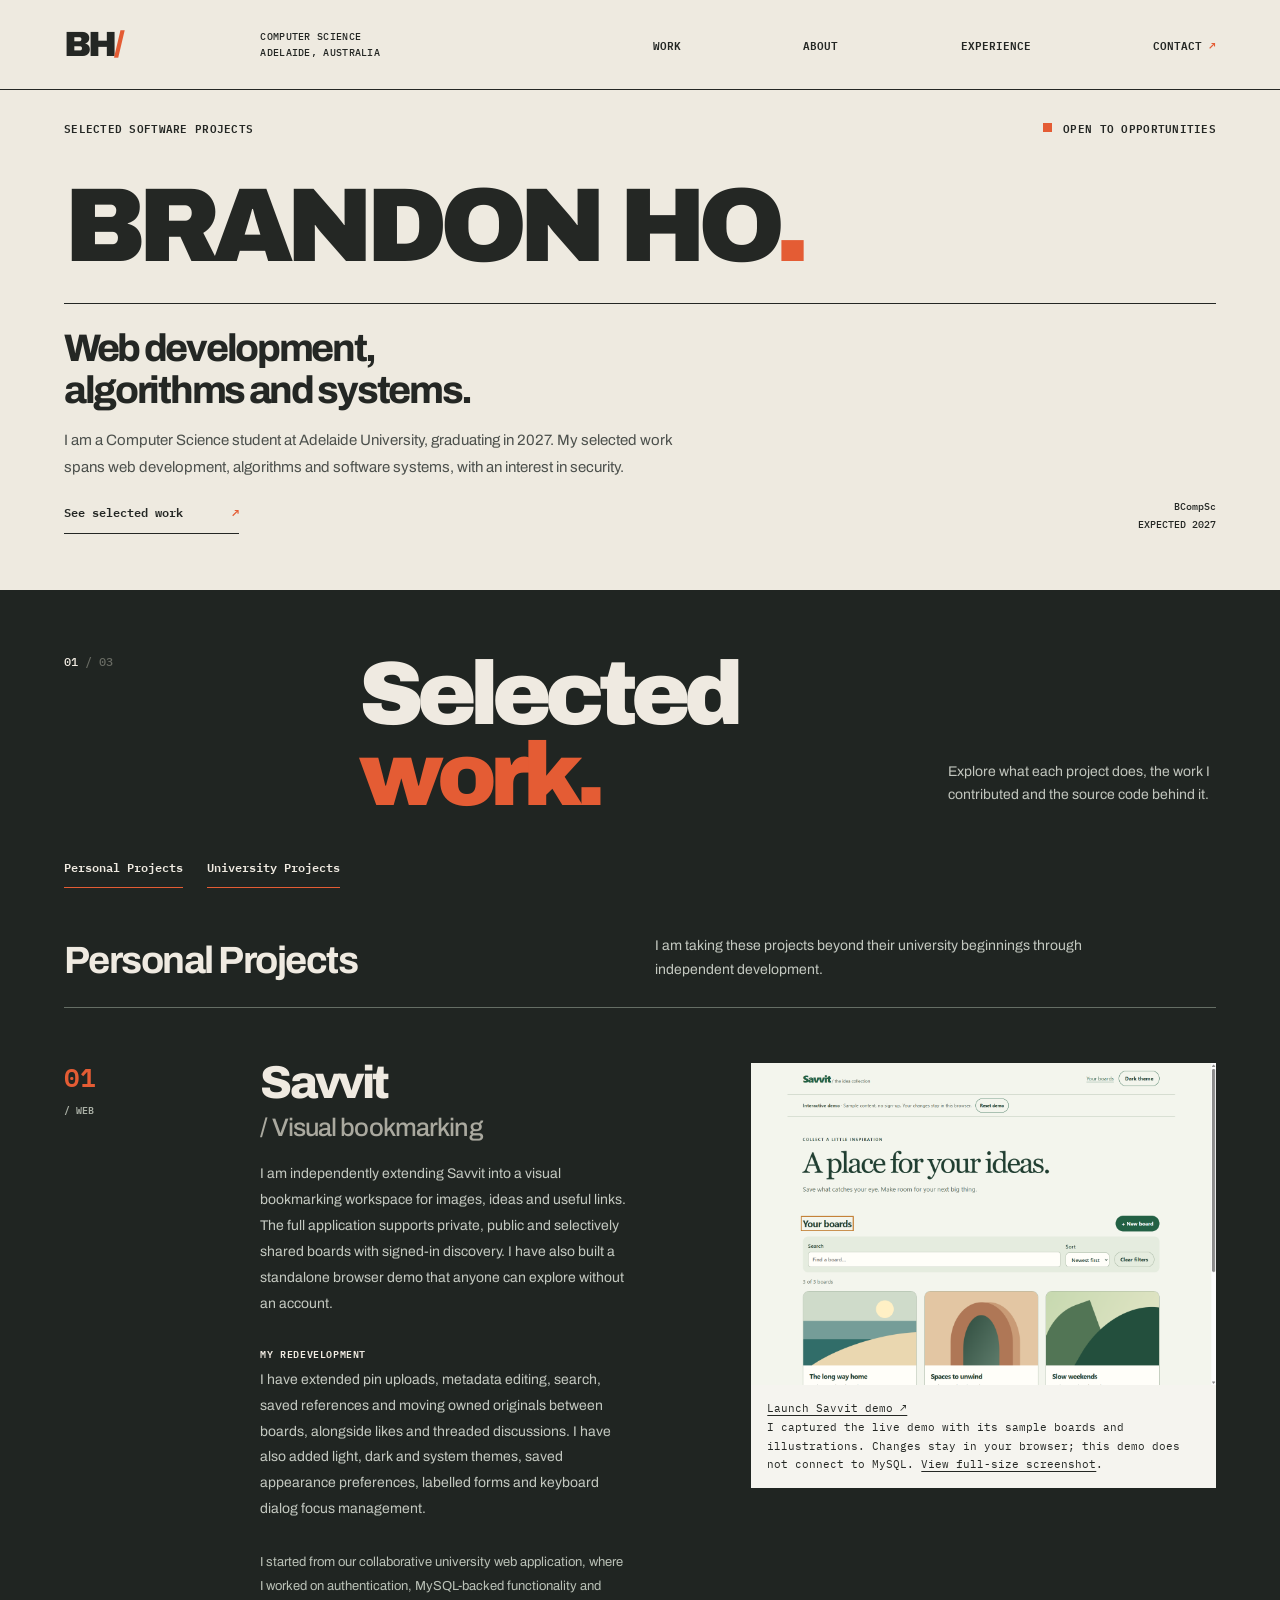
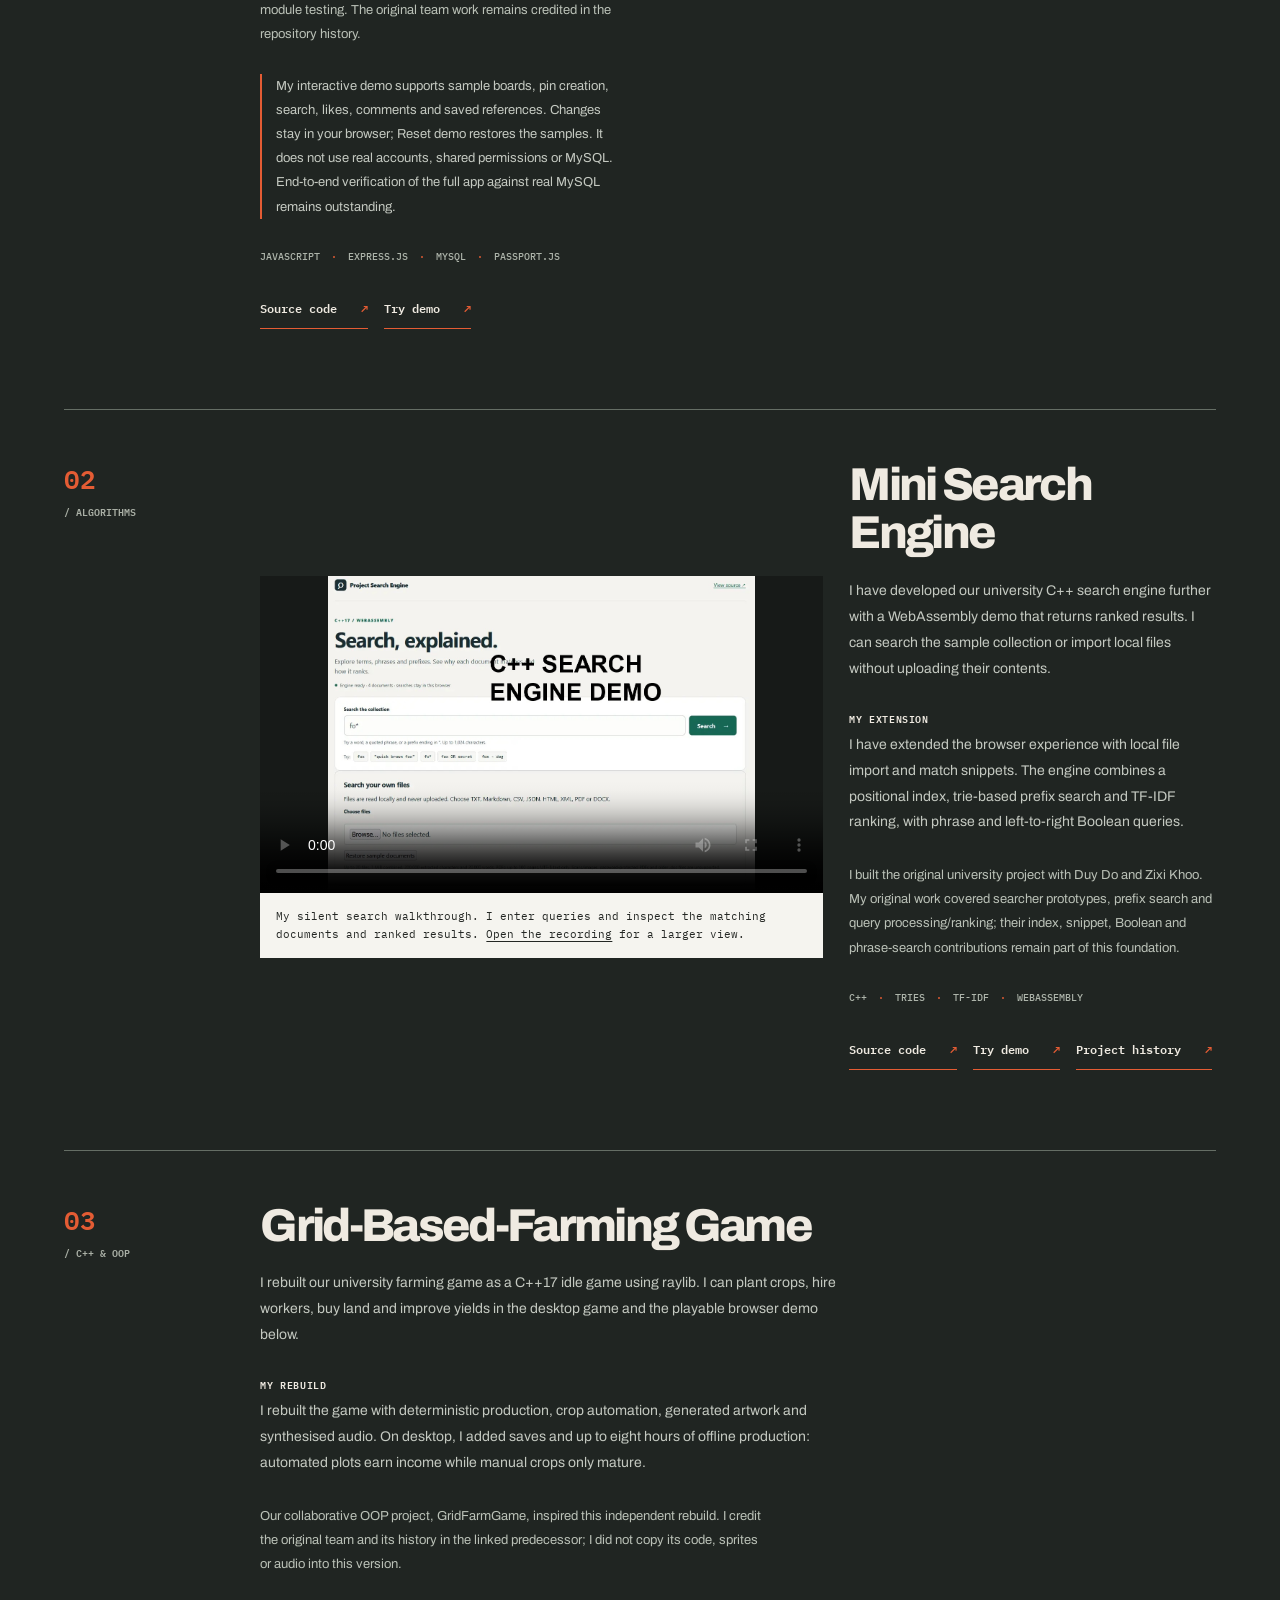
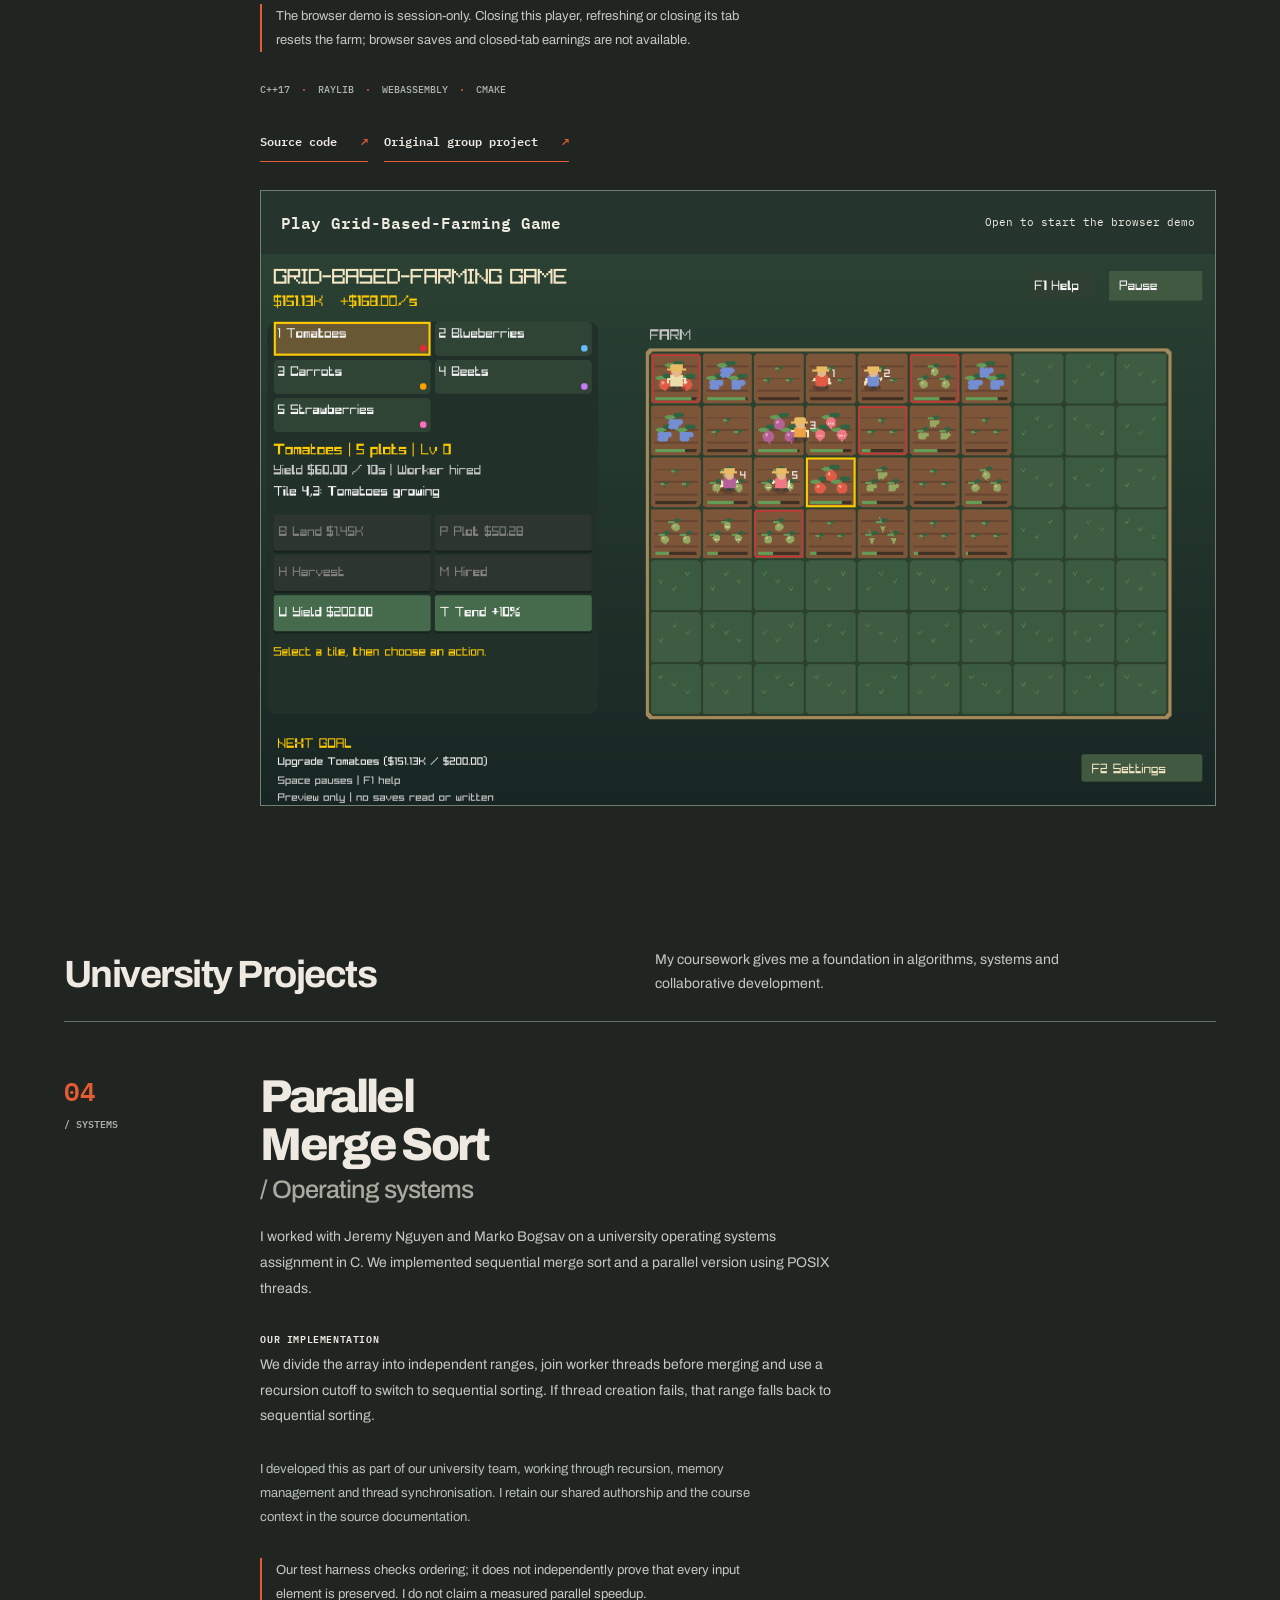
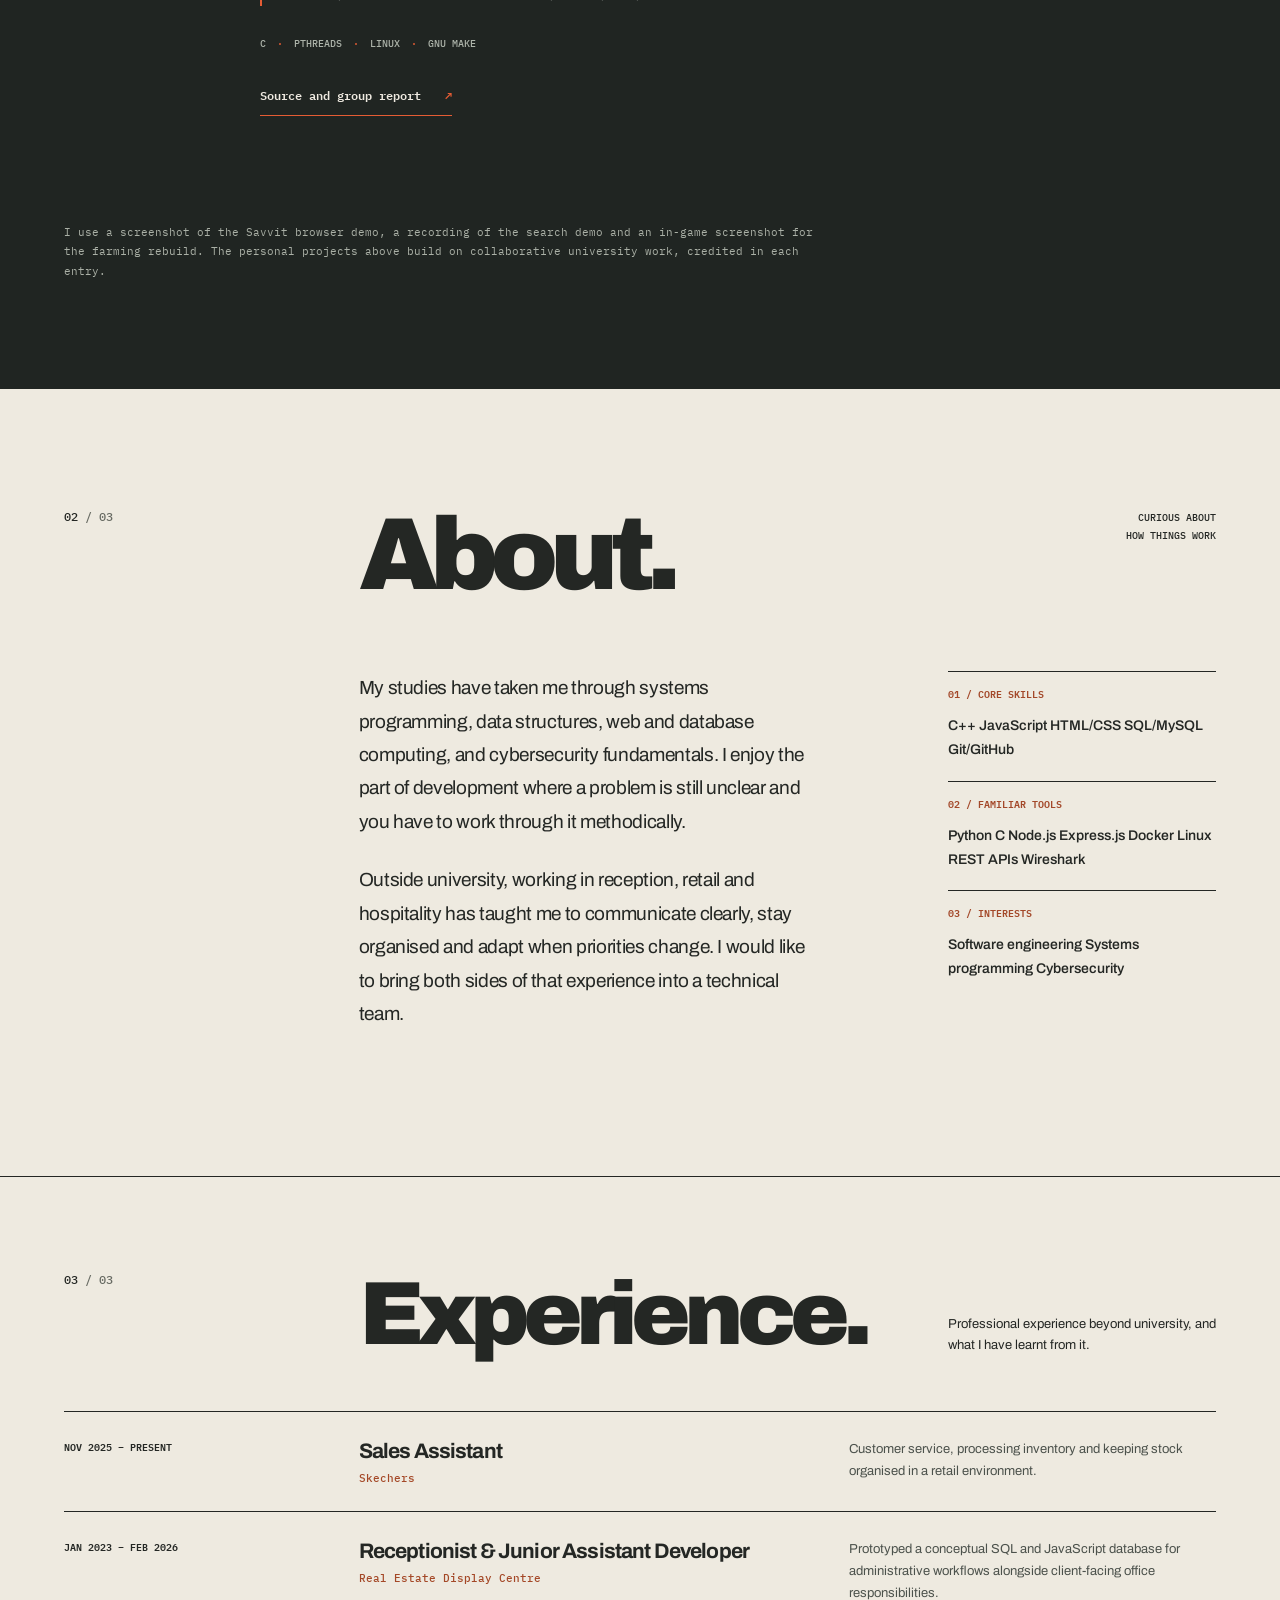
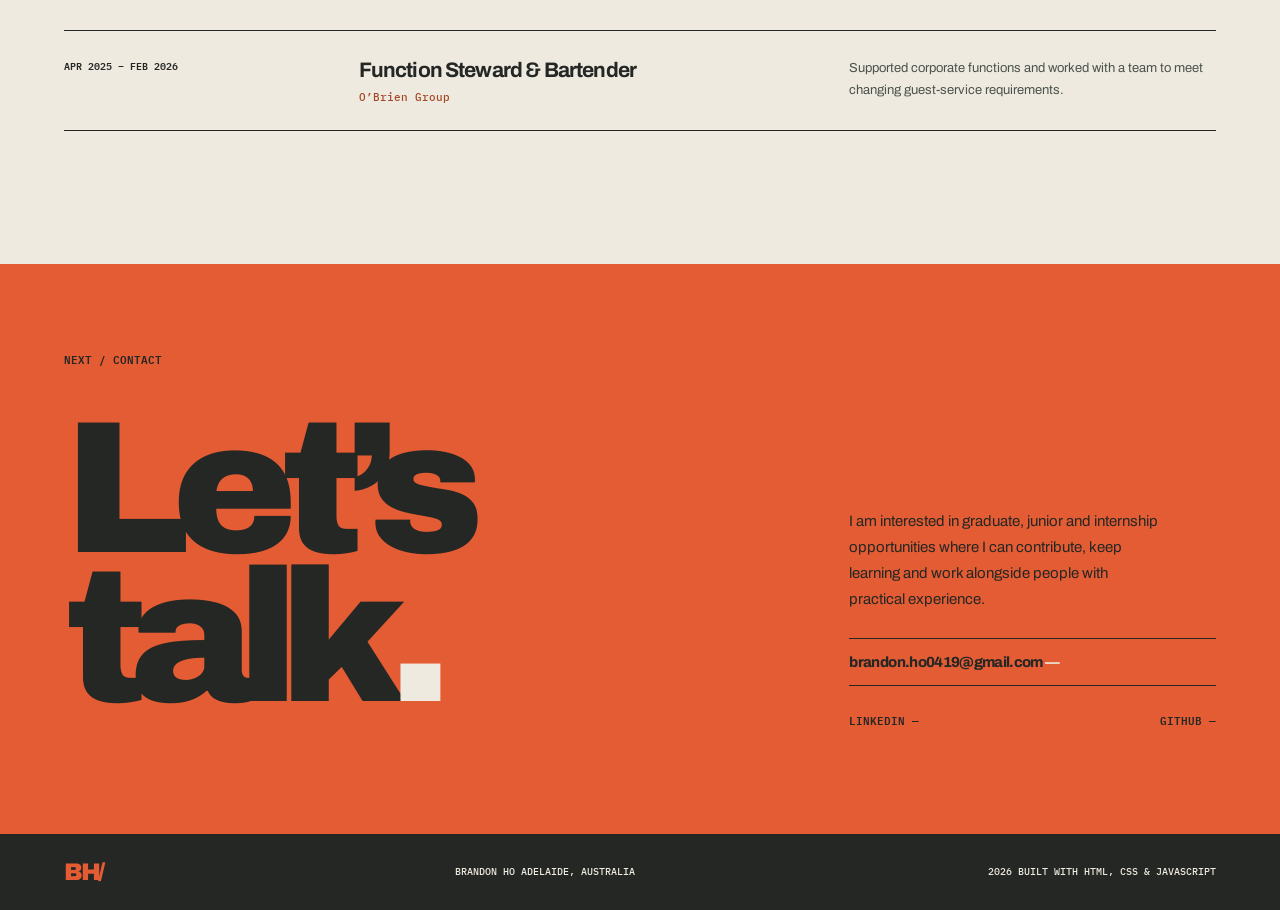
<file: index.html>
<!doctype html>
<html lang="en-AU">
<head>
  <meta charset="utf-8">
  <meta name="viewport" content="width=device-width, initial-scale=1">
  <meta name="theme-color" content="#eeeae0">
  <meta name="robots" content="index,follow">
  <meta name="description" content="I'm Brandon Ho, a Computer Science student in Adelaide. Explore my personal and university projects in web development, algorithms and software systems.">
  <meta property="og:type" content="website">
  <meta property="og:title" content="Brandon Ho — Software, Systems & Security">
  <meta property="og:description" content="My personal and university projects in web development, algorithms and software systems.">
  <meta property="og:url" content="https://brandonho419.github.io/">
  <meta property="og:image" content="https://brandonho419.github.io/assets/portfolio-social.png">
  <meta property="og:image:width" content="1200">
  <meta property="og:image:height" content="630">
  <meta property="og:image:alt" content="Brandon Ho. Web development, algorithms and systems. Personal and university projects from Adelaide, Australia.">
  <meta name="twitter:card" content="summary_large_image">
  <meta name="twitter:title" content="Brandon Ho — Software, Systems & Security">
  <meta name="twitter:description" content="My personal and university projects in web development, algorithms and software systems.">
  <meta name="twitter:image" content="https://brandonho419.github.io/assets/portfolio-social.png">
  <meta name="twitter:image:alt" content="Brandon Ho. Web development, algorithms and systems. Personal and university projects from Adelaide, Australia.">
  <title>Brandon Ho — Software, Systems & Security</title>
  <link rel="icon" href="favicon.svg" type="image/svg+xml">
  <link rel="preconnect" href="https://fonts.googleapis.com">
  <link rel="preconnect" href="https://fonts.gstatic.com" crossorigin>
  <link href="https://fonts.googleapis.com/css2?family=Archivo:wght@400;500;600;700;800;900&family=IBM+Plex+Mono:wght@400;500;600&display=swap" rel="stylesheet">
  <link rel="stylesheet" href="styles.css">
  <script defer src="script.js"></script>
</head>
<body>
  <a class="skip-link" href="#content">Skip to content</a>
  <header class="site-header" id="top">
    <div class="site-container header-grid">
      <a class="wordmark" href="#top" aria-label="Brandon Ho — top of page">BH<span aria-hidden="true">/</span></a>
      <div class="header-discipline">COMPUTER SCIENCE<br>ADELAIDE, AUSTRALIA</div>
      <nav class="nav" aria-label="Main navigation">
        <a href="#work">Work</a>
        <a href="#about">About</a>
        <a href="#experience">Experience</a>
        <a href="#contact">Contact <span aria-hidden="true">↗</span></a>
      </nav>
    </div>
  </header>

  <main id="content" tabindex="-1">
    <section class="hero site-container" aria-labelledby="hero-title">
      <div class="hero-topline">
        <span>SELECTED SOFTWARE PROJECTS</span>
        <span class="hero-status"><span aria-hidden="true" class="status-square"></span> OPEN TO OPPORTUNITIES</span>
      </div>
      <h1 id="hero-title" class="hero-title"><span>BRANDON</span><span>HO<span class="orange-period">.</span></span></h1>
      <div class="hero-base twelve-grid">
        <div class="hero-intro">
          <p class="hero-statement">Web development,<br>algorithms and systems.</p>
          <p>I am a Computer Science student at Adelaide University, graduating in 2027. My selected work spans web development, algorithms and software systems, with an interest in security.</p>
          <a class="arrow-link" href="#work">See selected work <span aria-hidden="true">↗</span></a>
        </div>
        <div class="hero-margin-note">BCompSc<br>EXPECTED 2027</div>
      </div>
    </section>

    <section id="work" class="work-section" aria-labelledby="work-title">
      <div class="site-container">
        <div class="section-head work-head twelve-grid">
          <div class="section-number">01 <span>/ 03</span></div>
          <h2 id="work-title">Selected<br><em>work.</em></h2>
          <p>Explore what each project does, the work I contributed and the source code behind it.</p>
        </div>

        <nav class="project-nav" aria-label="Project categories">
          <a class="project-link" href="#personal-projects">Personal Projects</a>
          <a class="project-link" href="#university-projects">University Projects</a>
        </nav>

        <!-- BEGIN GENERATED PROJECTS -->
        <section class="project-group" id="personal-projects" aria-labelledby="personal-projects-title">
          <div class="project-group-head">
            <h3 id="personal-projects-title">Personal Projects</h3>
            <p>I am taking these projects beyond their university beginnings through independent development.</p>
          </div>
        <article class="project project-one twelve-grid" aria-labelledby="p1-title">
          <div class="project-index">01 <span>/ WEB</span></div>
          <div class="project-story">
            <h4 id="p1-title">Savvit <span class="subtle-name">/ Visual bookmarking</span></h4>
            <p>I am independently extending Savvit into a visual bookmarking workspace for images, ideas and useful links. The full application supports private, public and selectively shared boards with signed-in discovery. I have also built a standalone browser demo that anyone can explore without an account.</p>
            <p class="project-contribution"><strong>My redevelopment</strong>I have extended pin uploads, metadata editing, search, saved references and moving owned originals between boards, alongside likes and threaded discussions. I have also added light, dark and system themes, saved appearance preferences, labelled forms and keyboard dialog focus management.</p>
            <p class="project-background">I started from our collaborative university web application, where I worked on authentication, MySQL-backed functionality and module testing. The original team work remains credited in the repository history.</p>
            <p class="project-status">My interactive demo supports sample boards, pin creation, search, likes, comments and saved references. Changes stay in your browser; Reset demo restores the samples. It does not use real accounts, shared permissions or MySQL. End-to-end verification of the full app against real MySQL remains outstanding.</p>
            <div class="project-stack" aria-label="Technologies">JAVASCRIPT <span>·</span> EXPRESS.JS <span>·</span> MYSQL <span>·</span> PASSPORT.JS</div>
            <div class="project-actions" role="group" aria-label="Savvit evidence"><a class="project-link" href="https://github.com/BrandonHo419/Savvit-Web-Based-Development" target="_blank" rel="noopener noreferrer" aria-label="View Savvit source code on GitHub">Source code <span aria-hidden="true">↗</span></a><a class="project-link" href="https://brandonho419.github.io/Savvit-Web-Based-Development/" target="_blank" rel="noopener noreferrer" aria-label="Try the Savvit interactive demo with browser-local saves">Try demo <span aria-hidden="true">↗</span></a></div>
          </div>
          <figure class="project-art project-media">
            <a href="https://brandonho419.github.io/Savvit-Web-Based-Development/" target="_blank" rel="noopener noreferrer" aria-label="Launch the Savvit interactive demo in a new tab">
              <img src="assets/savvit-demo.png" alt="Savvit browser demo with search, sorting and three illustrated sample boards" width="1440" height="1000" loading="lazy">
            </a>
            <figcaption><a href="https://brandonho419.github.io/Savvit-Web-Based-Development/" target="_blank" rel="noopener noreferrer">Launch Savvit demo ↗</a><br>I captured the live demo with its sample boards and illustrations. Changes stay in your browser; this demo does not connect to MySQL. <a href="assets/savvit-demo.png" target="_blank" rel="noopener noreferrer">View full-size screenshot</a>.</figcaption>
          </figure>
        </article>

        <article class="project project-two twelve-grid" aria-labelledby="p2-title">
          <div class="project-index">02 <span>/ ALGORITHMS</span></div>
          <figure class="project-art project-media">
            <video controls playsinline preload="metadata" aria-label="Mini Search Engine demonstration" aria-describedby="search-video-caption" poster="assets/ProjectSearchEngineDemo.jpg">
              <source src="assets/ProjectSearchEngineDemo.mp4" type="video/mp4">
              <a href="assets/ProjectSearchEngineDemo.mp4">Download the search demonstration video</a>.
            </video>
            <figcaption id="search-video-caption">My silent search walkthrough. I enter queries and inspect the matching documents and ranked results. <a href="assets/ProjectSearchEngineDemo.mp4">Open the recording</a> for a larger view.</figcaption>
          </figure>

          <div class="project-story">
            <h4 id="p2-title">Mini Search<br>Engine</h4>
            <p>I have developed our university C++ search engine further with a WebAssembly demo that returns ranked results. I can search the sample collection or import local files without uploading their contents.</p>
            <p class="project-contribution"><strong>My extension</strong>I have extended the browser experience with local file import and match snippets. The engine combines a positional index, trie-based prefix search and TF-IDF ranking, with phrase and left-to-right Boolean queries.</p>
            <p class="project-background">I built the original university project with Duy Do and Zixi Khoo. My original work covered searcher prototypes, prefix search and query processing/ranking; their index, snippet, Boolean and phrase-search contributions remain part of this foundation.</p>

            <div class="project-stack" aria-label="Technologies">C++ <span>·</span> TRIES <span>·</span> TF-IDF <span>·</span> WEBASSEMBLY</div>
            <div class="project-actions" role="group" aria-label="Mini Search Engine evidence"><a class="project-link" href="https://github.com/BrandonHo419/ProjectSearchEngine" target="_blank" rel="noopener noreferrer" aria-label="View Mini Search Engine source code on GitHub">Source code <span aria-hidden="true">↗</span></a><a class="project-link" href="https://brandonho419.github.io/ProjectSearchEngine/demo/" target="_blank" rel="noopener noreferrer" aria-label="Try the Mini Search Engine browser demo">Try demo <span aria-hidden="true">↗</span></a><a class="project-link" href="https://github.com/BrandonHo419/ProjectSearchEngine/tree/development" target="_blank" rel="noopener noreferrer" aria-label="Read Mini Search Engine development history and original group attribution">Project history <span aria-hidden="true">↗</span></a></div>
          </div>
        </article>

        <article class="project project-three twelve-grid" aria-labelledby="p3-title">
          <div class="project-index">03 <span>/ C++ & OOP</span></div>
          <div class="project-story">
            <h4 id="p3-title">Grid-Based-Farming Game</h4>
            <p>I rebuilt our university farming game as a C++17 idle game using raylib. I can plant crops, hire workers, buy land and improve yields in the desktop game and the playable browser demo below.</p>
            <p class="project-contribution"><strong>My rebuild</strong>I rebuilt the game with deterministic production, crop automation, generated artwork and synthesised audio. On desktop, I added saves and up to eight hours of offline production: automated plots earn income while manual crops only mature.</p>
            <p class="project-background">Our collaborative OOP project, GridFarmGame, inspired this independent rebuild. I credit the original team and its history in the linked predecessor; I did not copy its code, sprites or audio into this version.</p>
            <p class="project-status">The browser demo is session-only. Closing this player, refreshing or closing its tab resets the farm; browser saves and closed-tab earnings are not available.</p>
            <div class="project-stack" aria-label="Technologies">C++17 <span>·</span> RAYLIB <span>·</span> WEBASSEMBLY <span>·</span> CMAKE</div>
            <div class="project-actions" role="group" aria-label="Grid-Based-Farming Game evidence"><a class="project-link" href="https://github.com/BrandonHo419/Grid-Based-Farming-Game" target="_blank" rel="noopener noreferrer" aria-label="View Grid-Based-Farming Game source code on GitHub">Source code <span aria-hidden="true">↗</span></a><a class="project-link" href="https://github.com/BrandonHo419/GridFarmGame" target="_blank" rel="noopener noreferrer" aria-label="View the original university group farming project">Original group project <span aria-hidden="true">↗</span></a></div>
          </div>
          <details class="farm-demo" id="grid-based-farming-game-demo">
            <summary>
              <span>Play Grid-Based-Farming Game <small class="farm-demo-label">Open to start the browser demo</small></span>
              <img src="assets/grid-based-farming-game-preview.png" alt="Grid-Based-Farming Game with planted crops and workers on a grid" width="900" height="520" loading="lazy">
            </summary>
            <p class="farm-demo-note" id="farm-controls">Click the game or Tab to its canvas to focus. Use the buttons or keyboard; F1 opens help and F2 opens sound settings. Tab moves out of the game to Close game. The game needs a 360-pixel-wide view; on narrow screens, scroll inside the player or open a separate tab. Browser progress lasts for this session only. Closing the player or refreshing resets the farm.</p>
            <p><a class="project-link" href="demos/grid-based-farming-game/grid_farm.html" target="_blank" rel="noopener noreferrer">Open game in a separate tab <span aria-hidden="true">&#8599;</span></a></p>
            <div class="farm-demo-viewport"></div>
            <template id="farm-frame-template">
              <iframe data-src="demos/grid-based-farming-game/grid_farm.html" title="Grid-Based-Farming Game playable browser demo" aria-describedby="farm-controls" allow="autoplay; fullscreen" allowfullscreen></iframe>
            </template>
            <button class="farm-close" type="button" hidden>Close game and reset session</button>
            <noscript><p>JavaScript is needed to play. Enable it and use the separate-tab link above.</p></noscript>
          </details>
        </article>
        </section>

        <section class="project-group" id="university-projects" aria-labelledby="university-projects-title">
          <div class="project-group-head">
            <h3 id="university-projects-title">University Projects</h3>
            <p>My coursework gives me a foundation in algorithms, systems and collaborative development.</p>
          </div>
          <article class="project project-university twelve-grid" aria-labelledby="p4-title">
            <div class="project-index">04 <span>/ SYSTEMS</span></div>
            <div class="project-story">
              <h4 id="p4-title">Parallel<br>Merge Sort <span class="subtle-name">/ Operating systems</span></h4>
              <p>I worked with Jeremy Nguyen and Marko Bogsav on a university operating systems assignment in C. We implemented sequential merge sort and a parallel version using POSIX threads.</p>
              <p class="project-contribution"><strong>Our implementation</strong>We divide the array into independent ranges, join worker threads before merging and use a recursion cutoff to switch to sequential sorting. If thread creation fails, that range falls back to sequential sorting.</p>
              <p class="project-background">I developed this as part of our university team, working through recursion, memory management and thread synchronisation. I retain our shared authorship and the course context in the source documentation.</p>
              <p class="project-status">Our test harness checks ordering; it does not independently prove that every input element is preserved. I do not claim a measured parallel speedup.</p>
              <div class="project-stack" aria-label="Technologies">C <span>·</span> PTHREADS <span>·</span> LINUX <span>·</span> GNU MAKE</div>
              <div class="project-actions" role="group" aria-label="Parallel Merge Sort evidence"><a class="project-link" href="https://github.com/BrandonHo419/operating-systems/tree/main/comp2002-os-mergesort" target="_blank" rel="noopener noreferrer" aria-label="Read the Parallel Merge Sort source and university group report">Source and group report <span aria-hidden="true">↗</span></a></div>
            </div>
          </article>
        </section>
        <!-- END GENERATED PROJECTS -->
        <p class="art-disclaimer">I use a screenshot of the Savvit browser demo, a recording of the search demo and an in-game screenshot for the farming rebuild. The personal projects above build on collaborative university work, credited in each entry.</p>
      </div>
    </section>

    <section class="about-section site-container" id="about" aria-labelledby="about-title">
      <div class="section-head about-head twelve-grid">
        <div class="section-number">02 <span>/ 03</span></div>
        <h2 id="about-title">About.</h2>
        <div class="about-side">CURIOUS ABOUT<br>HOW THINGS WORK</div>
      </div>
      <div class="about-body twelve-grid">
        <div class="about-copy">
          <p>My studies have taken me through systems programming, data structures, web and database computing, and cybersecurity fundamentals. I enjoy the part of development where a problem is still unclear and you have to work through it methodically.</p>
          <p>Outside university, working in reception, retail and hospitality has taught me to communicate clearly, stay organised and adapt when priorities change. I would like to bring both sides of that experience into a technical team.</p>
        </div>
        <div class="skills-list" aria-label="Technical skills">
          <div class="skill-row"><span>01 / CORE SKILLS</span><p>C++ JavaScript HTML/CSS SQL/MySQL Git/GitHub</p></div>
          <div class="skill-row"><span>02 / FAMILIAR TOOLS</span><p>Python C Node.js Express.js Docker Linux REST APIs Wireshark</p></div>
          <div class="skill-row"><span>03 / INTERESTS</span><p>Software engineering Systems programming Cybersecurity</p></div>
        </div>
      </div>
    </section>

    <section class="experience-section site-container" id="experience" aria-labelledby="experience-title">
      <div class="section-head experience-head twelve-grid"><div class="section-number">03 <span>/ 03</span></div><h2 id="experience-title">Experience.</h2><p>Professional experience beyond university, and what I have learnt from it.</p></div>
      <div class="experience-rows">
        <div class="experience-entry twelve-grid"><span class="experience-date">NOV 2025 – PRESENT</span><div><h3>Sales Assistant</h3><p>Skechers</p></div><p>Customer service, processing inventory and keeping stock organised in a retail environment.</p></div>
        <div class="experience-entry twelve-grid"><span class="experience-date">JAN 2023 – FEB 2026</span><div><h3>Receptionist & Junior Assistant Developer</h3><p>Real Estate Display Centre</p></div><p>Prototyped a conceptual SQL and JavaScript database for administrative workflows alongside client-facing office responsibilities.</p></div>
        <div class="experience-entry twelve-grid"><span class="experience-date">APR 2025 – FEB 2026</span><div><h3>Function Steward & Bartender</h3><p>O’Brien Group</p></div><p>Supported corporate functions and worked with a team to meet changing guest-service requirements.</p></div>
      </div>
    </section>

    <section class="contact-section" id="contact" aria-labelledby="contact-title">
      <div class="site-container contact-grid twelve-grid">
        <div class="contact-index">NEXT / CONTACT</div>
        <h2 id="contact-title">Let’s<br>talk<span>.</span></h2>
        <div class="contact-detail">
          <p>I am interested in graduate, junior and internship opportunities where I can contribute, keep learning and work alongside people with practical experience.</p>
          <a class="contact-email" href="mailto:brandon.ho0419@gmail.com">brandon.ho0419@gmail.com <span aria-hidden="true">—</span></a>
          <div class="contact-social"><a href="https://www.linkedin.com/in/brandon-ho-b01b4023a/" target="_blank" rel="noopener noreferrer">LINKEDIN —</a><a href="https://github.com/BrandonHo419" target="_blank" rel="noopener noreferrer">GITHUB —</a></div>
        </div>
      </div>
    </section>
  </main>
  <footer class="footer"><div class="site-container footer-grid"><a href="#top">BH/</a><span>BRANDON HO ADELAIDE, AUSTRALIA</span><span> <span id="year">2026</span> BUILT WITH HTML, CSS & JAVASCRIPT</span></div></footer>
</body>
</html>
</file>
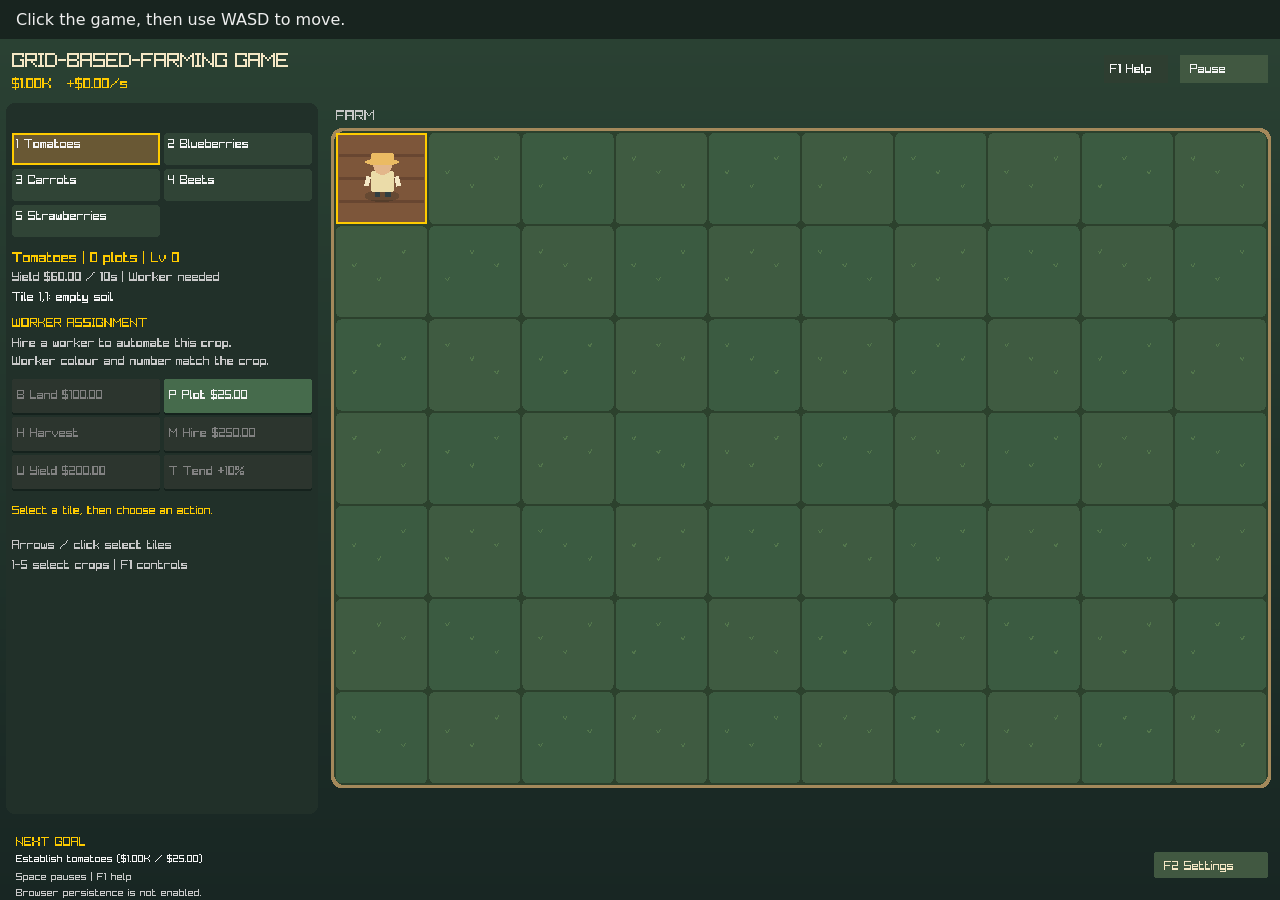
<file: demos/grid-based-farming-game/grid_farm.html>
<!doctypehtml><html lang=en><head><meta charset=utf-8><meta content="width=device-width,initial-scale=1"name=viewport><title>Grid-Based Farming Game</title><style>body,html{margin:0;height:100%;background:#18241f;color:#eee;font:16px system-ui}body{display:flex;flex-direction:column}header{padding:10px 16px}#game{flex:1;min-height:520px;min-width:360px;overflow:hidden}canvas{display:block;width:100%;height:100%;outline:0}canvas:focus-visible{outline:2px solid #f1c462;outline-offset:-2px}</style></head><body><header id=status role=status>Loading…</header><div id=game><canvas aria-label="Farming game. Click to focus, then use W A S D to move."id=canvas oncontextmenu=event.preventDefault() tabindex=0></canvas></div><script>const canvas=document.getElementById("canvas");canvas.addEventListener("pointerdown",(()=>canvas.focus()));var Module={canvas:canvas,printErr:t=>console.error(t),onRuntimeInitialized:()=>{document.getElementById("status").textContent="Click the game, then use WASD to move."},onAbort:()=>{document.getElementById("status").textContent="Game could not start. Check WebGL support and the browser console."}}</script><script async src=grid_farm.js></script></body></html>
</file>
<file: styles.css>
:root { --paper:#eeeae0; --paper2:#e4ded0; --ink:#242724; --muted:#686b63; --orange:#e45c34; --dark:#202522; --dark-ink:#efeae1; --rule:#b9b7ac; --mono:'IBM Plex Mono','Courier New',monospace; --display:'Archivo','Arial Narrow',Arial,sans-serif; --max:1440px}
*,*::before,*::after { box-sizing:border-box}
html { scroll-behavior:smooth; scroll-padding-top:86px}
body { margin:0; font-family:var(--display); background:var(--paper); color:var(--ink); -webkit-font-smoothing:antialiased}
a { color:inherit; text-decoration:none}
:where(a,button,summary,video,iframe):focus-visible { outline:3px solid var(--orange); outline-offset:5px}
.site-container { max-width:var(--max); margin-inline:auto; padding-inline:clamp(23px,5vw,84px)}
.twelve-grid { display:grid; grid-template-columns:repeat(12,minmax(0,1fr)); column-gap:clamp(12px,2.05vw,30px)}
.skip-link { position:absolute; top:-65px; left:16px; padding:14px 20px; background:var(--ink); color:white; z-index:20}
.skip-link:focus { top:8px}
.site-header { border-bottom:1px solid var(--ink); position:relative; z-index:4; background:var(--paper)}
.header-grid { display:grid; grid-template-columns:repeat(12,1fr); column-gap:clamp(12px,2.05vw,30px); align-items:center; min-height:89px}
.wordmark { grid-column:1/3; font-size:35px; font-weight:900; letter-spacing:-.09em; line-height:1}
.wordmark span { color:var(--orange)}
.header-discipline { grid-column:3/6; font:500 10px/1.55 var(--mono); letter-spacing:.03em}
.nav { grid-column:7/-1; display:flex; justify-content:space-between; gap:10px; font:600 11px var(--mono); text-transform:uppercase}
.nav a { padding:16px 0; transition:color .2s}
.nav a:hover { color:var(--orange)}
.nav span { color:var(--orange)}
.hero { padding-top:28px; padding-bottom:56px}
.hero-topline { display:flex; justify-content:space-between; gap:20px; font:600 11px var(--mono); letter-spacing:.025em}
.hero-status { display:flex; gap:11px; align-items:center}
.status-square { display:block; width:9px; height:9px; background:var(--orange)}
.hero-title { margin:42px 0 26px; font-family:var(--display); font-size:clamp(65px,8.2vw,118px); font-weight:900; line-height:.9; letter-spacing:-.075em; max-width:100%; width:fit-content}
.hero-title>span { display:inline}
.hero-title>span:nth-child(2) { margin-left:.2em}
.orange-period { color:var(--orange)}
.hero-base { border-top:1px solid var(--ink); margin-top:30px; padding-top:24px; align-items:stretch}
.hero-intro { grid-column:1/10; padding-top:0}
.hero-intro p { max-width:640px; font:400 15px/1.75 var(--display); color:#4c504c; margin:0 0 22px}
.hero-intro .hero-statement { margin:0 0 16px; font-size:clamp(26px,3vw,40px); letter-spacing:-.06em; line-height:1.08; font-weight:750; color:var(--ink)}
.arrow-link { display:inline-flex; justify-content:space-between; min-width:175px; border-bottom:1px solid var(--ink); padding:0 0 11px; font:600 12px var(--mono)}
.arrow-link span { color:var(--orange)}
.arrow-link:hover { color:#c04725}
.hero-margin-note { grid-column:11/13; justify-self:end; align-self:end; text-align:right; font:500 10px/1.8 var(--mono); white-space:nowrap}
.work-section { background:var(--dark); color:var(--dark-ink); padding-top:64px; padding-bottom:107px}
.section-head { align-items:start}
.section-number { font:500 12px/1.4 var(--mono); grid-column:1/3}
.section-number span { color:var(--muted)}
.work-head { padding-bottom:42px}
.work-head h2 { grid-column:4/10; margin:0; font:900 clamp(64px,7vw,110px)/.9 var(--display); letter-spacing:-.077em}
.work-head h2 em { font-style:normal; color:var(--orange)}
.work-head>p { grid-column:10/-1; align-self:end; max-width:280px; margin:0 0 8px; font-size:14px; line-height:1.7; color:#c2c6be}
.project { border-top:1px solid #656e65; row-gap:28px; padding-block:55px 80px; align-items:start}
.project-index { grid-column:1/3; font:600 26px/1 var(--mono); color:var(--orange)}
.project-index span { display:block; color:#a9afa5; font-size:10px; margin-top:15px}
.project-story { grid-column:3/7; display:flex; flex-direction:column; align-items:flex-start; min-width:0}
.project h4 { font:800 clamp(34px,3.6vw,54px)/1.06 var(--display); letter-spacing:-.058em; margin:-4px 0 20px}
.subtle-name { display:block; color:#aaa99f; font-size:.55em; margin-top:7px; letter-spacing:-.035em; font-weight:500}
.project-story p { color:#c4c9c1; max-width:400px; font-size:14px; line-height:1.85; margin:0 0 28px}
.project-stack { font:500 10px/2 var(--mono); color:#adb4aa; max-width:380px; margin-bottom:31px}
.project-stack span { color:var(--orange); margin-inline:5px}
.project-link { border-bottom:1px solid var(--orange); padding-bottom:10px; min-width:0; gap:24px; display:inline-flex; justify-content:space-between; font:600 12px var(--mono); color:var(--dark-ink)}
.project-link span { color:var(--orange)}
.project-link:hover { color:var(--orange)}
.project-art { grid-column:8/-1; min-width:0; align-self:start; margin:0}
.project-two .project-art { grid-column:3/9; grid-row:1}
.project-two .project-story { grid-column:9/13; grid-row:1}
.art-disclaimer { font:400 11px/1.8 var(--mono); color:#aab0a6; max-width:760px; margin:27px 0 0}
.about-section { padding-top:120px; padding-bottom:120px}
.about-head h2 { grid-column:4/10; font:900 clamp(68px,8vw,112px)/.9 var(--display); letter-spacing:-.08em; margin:0}
.about-side { grid-column:11/-1; justify-self:end; text-align:right; font:500 10px/1.8 var(--mono)}
.about-body { padding-top:70px}
.about-copy { grid-column:4/9; max-width:600px}
.about-copy p { font-size:clamp(16px,1.5vw,19px); line-height:1.76; letter-spacing:-.018em; margin:0 0 25px}
.skills-list { grid-column:10/13}
.skill-row { border-top:1px solid var(--ink); padding:12px 0 19px}
.skill-row span { font:600 10px var(--mono); color:#a34829}
.skill-row p { font-size:14px; line-height:1.7; font-weight:550; margin:12px 0 0}
.experience-section { border-top:1px solid var(--ink); padding-top:95px; padding-bottom:133px}
.experience-head { padding-bottom:54px}
.experience-head h2 { grid-column:4/10; font:900 clamp(58px,7vw,96px)/.95 var(--display); letter-spacing:-.078em; margin:0}
.experience-head>p { grid-column:10/-1; margin:0; align-self:end; font-size:13px; line-height:1.65}
.experience-entry { padding:26px 0; border-top:1px solid var(--ink); align-items:start}
.experience-entry:last-child { border-bottom:1px solid var(--ink)}
.experience-date { grid-column:1/4; font:600 10px/1.7 var(--mono)}
.experience-entry div { grid-column:4/9}
.experience-entry h3 { font-size:21px; letter-spacing:-.04em; margin:0 0 7px; line-height:1.25}
.experience-entry div p { margin:0; font:500 11px var(--mono); color:#a44827}
.experience-entry>p { grid-column:9/-1; font-size:13px; line-height:1.7; margin:0; color:#4c524c}
.contact-section { background:var(--orange); padding-top:85px; padding-bottom:105px; color:var(--ink)}
.contact-grid { row-gap:20px}
.contact-index { grid-column:1/4; font:600 11px var(--mono)}
.contact-grid h2 { grid-column:1/9; grid-row:2; font:900 clamp(96px,14.7vw,212px)/.79 var(--display); letter-spacing:-.095em; margin:28px 0 15px}
.contact-grid h2 span { color:var(--paper)}
.contact-detail { grid-column:9/-1; grid-row:2; align-self:end; min-width:0}
.contact-detail p { font-size:15px; line-height:1.75; margin:0 0 25px; max-width:310px}
.contact-email { display:block; font-size:clamp(12px,1.15vw,17px); font-weight:750; letter-spacing:-.045em; word-break:break-word; border-top:1px solid var(--ink); border-bottom:1px solid var(--ink); padding:15px 0}
.contact-email span { color:var(--paper)}
.contact-social { display:flex; justify-content:space-between; gap:10px; padding-top:24px; font:600 11px var(--mono)}
.contact-social a:hover { color:var(--paper)}
.footer { background:var(--ink); color:var(--paper)}
.footer-grid { display:flex; align-items:center; justify-content:space-between; gap:16px; padding-top:25px; padding-bottom:25px}
.footer-grid a { font-size:24px; letter-spacing:-.1em; font-weight:900; color:var(--orange)}
.footer-grid>span { font:500 10px/1.6 var(--mono)}
/* Categories and project evidence */
.project-nav { display:flex; flex-wrap:wrap; gap:24px; margin-bottom:46px}
.project-group+.project-group { margin-top:62px}
.project-group-head { display:grid; grid-template-columns:1fr 1fr; gap:30px; align-items:end; margin-bottom:25px}
.project-group-head h3 { font:700 clamp(24px,3vw,38px)/1.1 var(--display); letter-spacing:-.04em; margin:0}
.project-group-head p { color:#c4c9c1; font-size:14px; line-height:1.7; margin:0; max-width:470px}
.project-contribution strong { display:block; margin-bottom:6px; font:600 10px/1.6 var(--mono); letter-spacing:.06em; text-transform:uppercase; color:var(--dark-ink)}
.project-story .project-background { font-size:13px; color:#bac1b7}
.project-story .project-status { border-left:2px solid var(--orange); padding-left:14px; font-size:13px}
.project-actions { display:flex; flex-wrap:wrap; gap:16px; width:100%}
.project-three .project-story,.project-university .project-story { grid-column:3/-1}
.project-three .project-story p,.project-university .project-story p { max-width:72ch}
.project-media { background:#f5f4ef; color:var(--ink)}
.project-media video,.project-media img { display:block; width:100%; max-width:100%; height:auto}
.project-media video { aspect-ratio:16 / 9; object-fit:contain; background:#171a18}
.project-media>a { display:block}
.project-media>a:focus-visible { outline-offset:4px}
.project-media figcaption { padding:14px 16px; font:400 11px/1.7 var(--mono)}
.project-media figcaption a { text-decoration:underline; text-underline-offset:3px}
.project-two .project-media { align-self:center}
/* The game is a separate row;  its 360px canvas scrolls inside narrow screens. */
.farm-demo { grid-column:3/-1; grid-row:2; min-width:0; border:1px solid #737f70; background:#25352d; color:var(--paper)}
.farm-demo summary { cursor:pointer; list-style:none}
.farm-demo summary::-webkit-details-marker { display:none}
.farm-demo summary>span { display:flex; justify-content:space-between; gap:16px; align-items:center; padding:18px 20px; font:600 16px var(--mono)}
.farm-demo summary small { font:400 11px/1.5 var(--mono); text-align:right}
.farm-demo summary img { display:block; width:100%; height:auto}
.farm-demo[open] summary img { display:none}
.farm-demo>p,.farm-demo noscript p { margin:16px 20px; font:400 12px/1.7 var(--mono)}
.farm-demo .project-link { color:var(--paper); width:fit-content; max-width:100%}
.farm-demo-viewport { overflow:auto; max-width:100%; background:#18241f}
.farm-demo iframe { display:block; width:100%; min-width:360px; height:720px; border:0}
.farm-demo button { margin:16px 20px; padding:12px 16px; background:var(--paper); color:var(--ink); border:0; font:600 12px var(--mono); cursor:pointer}
.contact-section a:focus-visible { outline-color:var(--ink)}
@media(max-width:1100px) {
 .work-head h2 { grid-column:3/10}
 .project-story { grid-column:3/8}
 .about-copy { grid-column:3/9}
 .skills-list { grid-column:9/13}
 .hero-margin-note { display:none}
 .contact-detail { grid-column:8/13}
 .contact-grid h2 { grid-column:1/8}
}
@media(max-width:780px) {
 .header-grid { min-height:76px}
 .header-discipline { display:none}
 .nav { grid-column:5/-1}
 .hero-title { font-size:clamp(65px,10vw,88px)}
 .hero-base { row-gap:22px}
 .hero-intro { grid-column:1/-1}
 .work-section { padding-bottom:75px}
 .work-head h2 { grid-column:3/10; font-size:clamp(58px,9vw,83px)}
 .work-head>p { grid-column:3/10; margin-top:20px}
 .project { padding:35px 0 55px}
 .project-index { grid-column:1/3; grid-row:1}
 .project .project-story { grid-column:3/-1; grid-row:1}
 .project .project-art { grid-column:3/-1; grid-row:2}
 .project h4 { font-size:44px}
 .project-story p { max-width:610px}
 .farm-demo iframe { height:650px}
 .about-section { padding-top:80px; padding-bottom:80px}
 .about-head h2 { grid-column:3/10}
 .about-side { grid-column:10/-1}
 .about-body { padding-top:46px; row-gap:30px}
 .about-copy { grid-column:3/-1}
 .skills-list { grid-column:3/-1; display:grid; grid-template-columns:repeat(3,minmax(0,1fr)); gap:15px}
 .experience-head h2 { grid-column:3/-1}
 .experience-head>p { grid-column:3/10; margin-top:20px}
 .experience-date { grid-column:1/4}
 .experience-entry div { grid-column:4/9}
 .experience-entry>p { grid-column:4/13; padding-top:12px}
 .contact-grid h2 { grid-column:1/-1; grid-row:2; margin-bottom:15px}
 .contact-detail { grid-column:5/13; grid-row:3}
 .contact-detail p { max-width:500px}
 .footer-grid { flex-wrap:wrap}
}
@media(max-width:540px) {
 html { scroll-padding-top:30px}
 .site-container { padding-inline:21px}
 .header-grid { min-height:72px; column-gap:7px}
 .wordmark { font-size:28px}
 .nav { grid-column:4/-1; gap:10px; justify-content:flex-end; flex-wrap:wrap; font-size:10px}
 .nav a { padding:10px 0}
 .hero { padding-top:19px; padding-bottom:40px}
 .hero-topline { font-size:9px; gap:12px; flex-wrap:wrap}
 .hero-status { gap:6px}
 .status-square { width:7px; height:7px}
 .hero-title { font-size:clamp(48px,12.3vw,65px); margin-top:35px}
 .hero-title>span { display:block}
 .hero-title>span:nth-child(2) { margin-top:.12em; margin-left:0}
 .hero-base { margin-top:24px; padding-top:17px; row-gap:26px}
 .hero-intro .hero-statement { font-size:28px}
 .hero-intro p { font-size:14px; line-height:1.65}
 .arrow-link { font-size:10px; min-width:135px}
 .work-section { padding-top:48px; padding-bottom:65px}
 .work-head { padding-bottom:30px; row-gap:18px}
 .section-number { grid-column:1/-1; font-size:11px}
 .work-head h2,.about-head h2,.experience-head h2 { grid-column:1/-1; font-size:clamp(50px,12vw,70px)}
 .work-head>p { grid-column:1/-1; margin:0; max-width:310px}
 .project-nav { gap:20px; margin-bottom:36px}
 .project-group-head { grid-template-columns:1fr; gap:14px}
 .project { row-gap:19px; padding:30px 0 47px}
 .project-index { grid-column:1/-1; grid-row:1; font-size:20px}
 .project-index span { display:inline; margin:0 0 0 10px}
 .project .project-story { grid-column:1/-1; grid-row:2}
 .project h4 { font-size:clamp(34px,9vw,48px); margin-bottom:15px}
 .project-story p { font-size:14px; margin-bottom:18px}
 .project-stack { font-size:9px; margin-bottom:19px}
 .project .project-art { grid-column:1/-1; grid-row:3}
 .farm-demo { grid-column:1/-1; grid-row:3}
 .farm-demo summary>span { flex-direction:column; align-items:flex-start}
 .farm-demo summary small { text-align:left}
 .farm-demo iframe { height:600px}
 .art-disclaimer { font-size:10px}
 .about-section { padding-top:70px; padding-bottom:64px}
 .about-head { row-gap:15px}
 .about-side { grid-column:1/-1; justify-self:start; text-align:left}
 .about-body { padding-top:30px}
 .about-copy,.skills-list { grid-column:1/-1}
 .about-copy p { font-size:16px}
 .skills-list { display:block}
 .skill-row { padding:12px 0 17px}
 .experience-section { padding-top:62px; padding-bottom:84px}
 .experience-head { row-gap:14px; padding-bottom:40px}
 .experience-head>p { grid-column:1/-1; margin-top:0}
 .experience-entry { padding:20px 0; row-gap:6px}
 .experience-date { grid-column:1/-1}
 .experience-entry div { grid-column:1/-1}
 .experience-entry>p { grid-column:1/-1; padding-top:5px}
 .experience-entry h3 { font-size:20px}
 .contact-section { padding-top:59px; padding-bottom:72px}
 .contact-index { grid-column:1/-1}
 .contact-grid h2 { grid-column:1/-1; grid-row:2; font-size:clamp(91px,22vw,126px); margin:15px 0 8px}
 .contact-detail { grid-column:1/-1; grid-row:3}
 .contact-detail p { font-size:14px}
 .contact-email { font-size:17px}
 .footer-grid { align-items:flex-start}
 .footer-grid>span { font-size:9px}
}
@media(max-width:355px) {
 .nav { gap:8px; font-size:9px}
 .contact-grid h2 { font-size:24vw}
 .contact-email { font-size:15px}
}
@media(prefers-reduced-motion:reduce) {
 html { scroll-behavior:auto}
 *,*::before,*::after { transition:none!important; animation:none!important}
}
</file>
